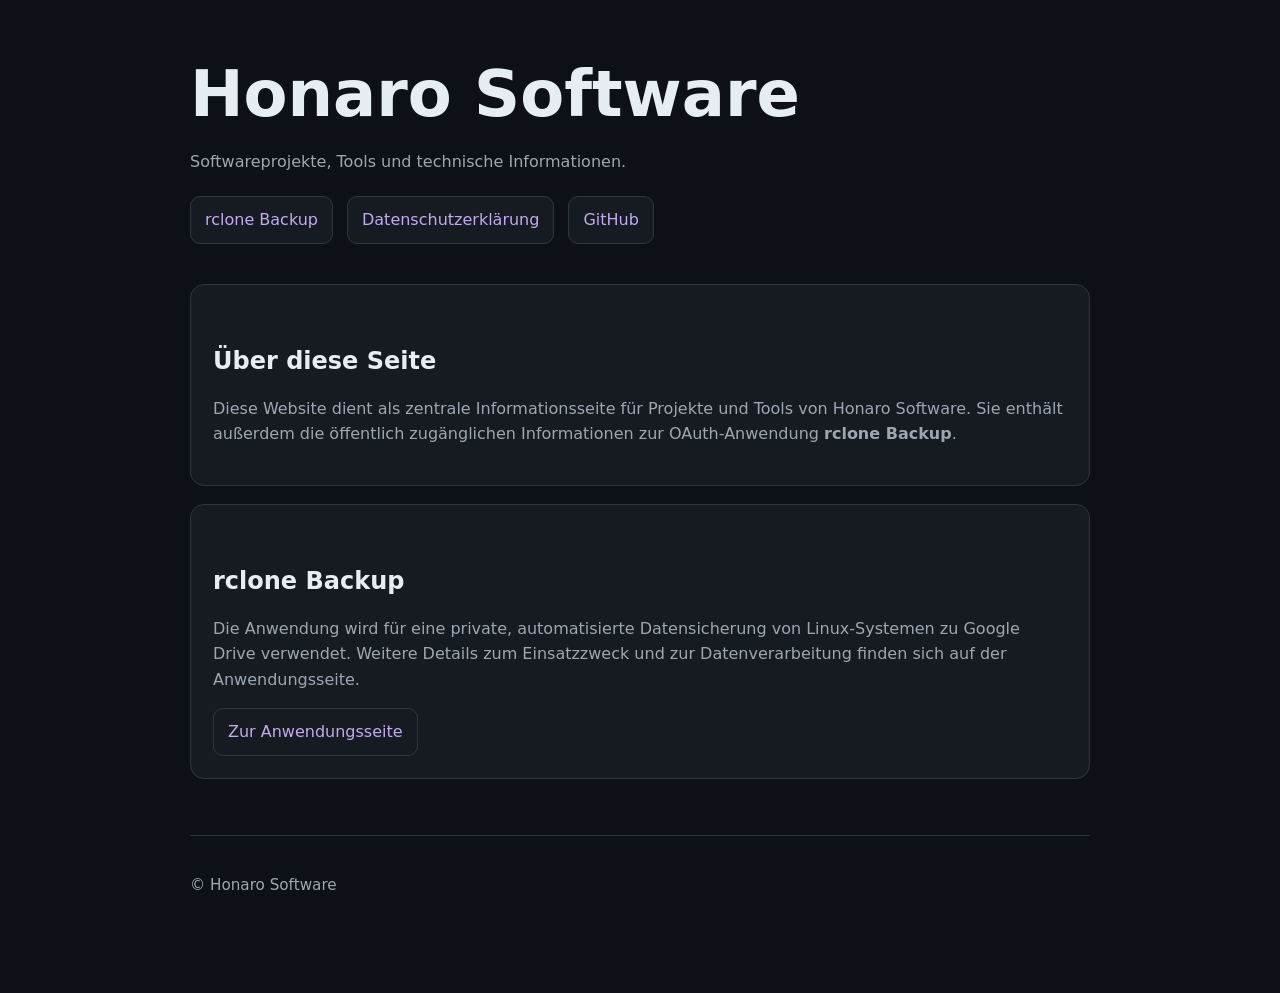
<file: index.html>
<!DOCTYPE html>
<html lang="de">
<head>
  <meta charset="UTF-8">
  <meta name="viewport" content="width=device-width, initial-scale=1.0">
  <meta name="description" content="Honaro Software – Softwareprojekte, Tools und technische Informationen.">
  <title>Honaro Software</title>
  <link rel="stylesheet" href="/style.css">
</head>
<body>
  <main>
    <header>
      <h1>Honaro Software</h1>
      <p>Softwareprojekte, Tools und technische Informationen.</p>
      <nav>
        <a href="/rclone-backup/">rclone Backup</a>
        <a href="/privacy/">Datenschutzerklärung</a>
        <a href="https://github.com/Honaro19">GitHub</a>
      </nav>
    </header>

    <section class="card">
      <h2>Über diese Seite</h2>
      <p>
        Diese Website dient als zentrale Informationsseite für Projekte und Tools von Honaro Software.
        Sie enthält außerdem die öffentlich zugänglichen Informationen zur OAuth-Anwendung
        <strong>rclone Backup</strong>.
      </p>
    </section>

    <section class="card">
      <h2>rclone Backup</h2>
      <p>
        Die Anwendung wird für eine private, automatisierte Datensicherung von Linux-Systemen
        zu Google Drive verwendet. Weitere Details zum Einsatzzweck und zur Datenverarbeitung
        finden sich auf der Anwendungsseite.
      </p>
      <a class="button" href="/rclone-backup/">Zur Anwendungsseite</a>
    </section>

    <footer>
      <p>© Honaro Software</p>
    </footer>
  </main>
</body>
</html>
</file>
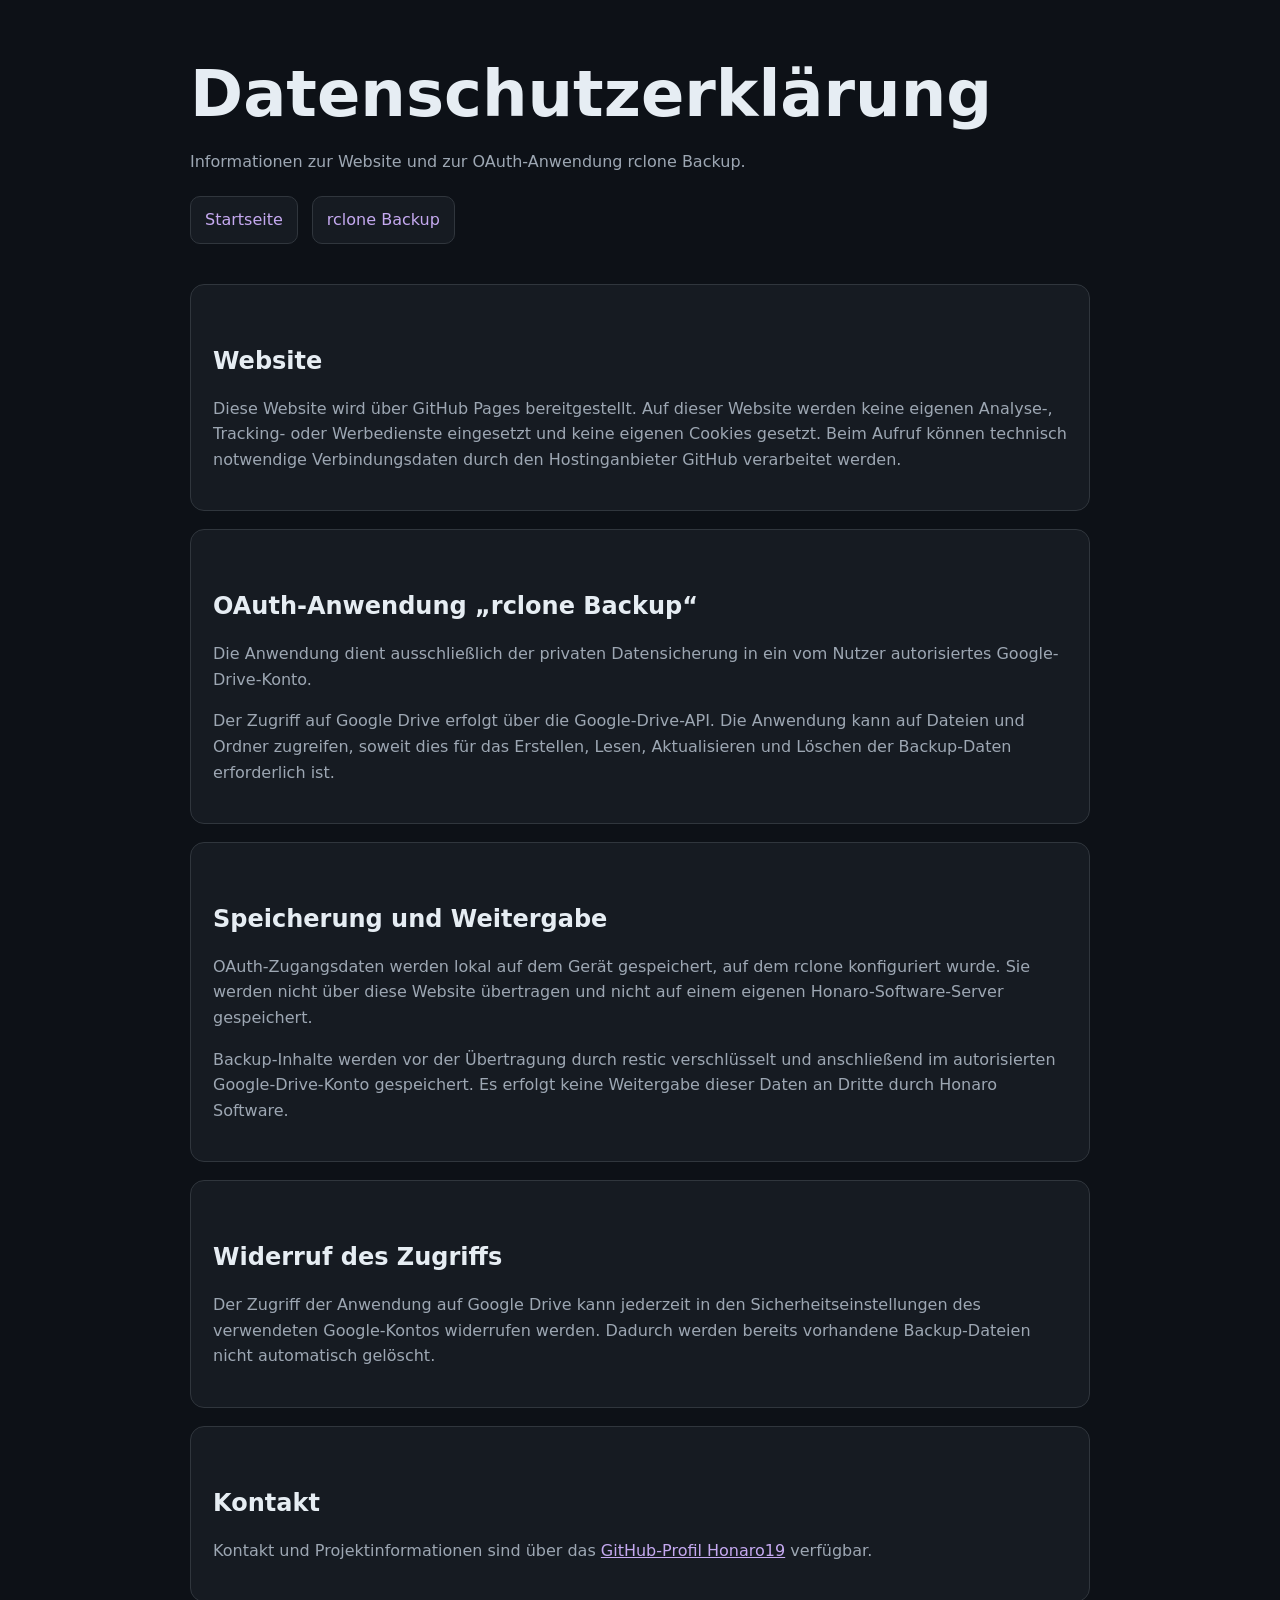
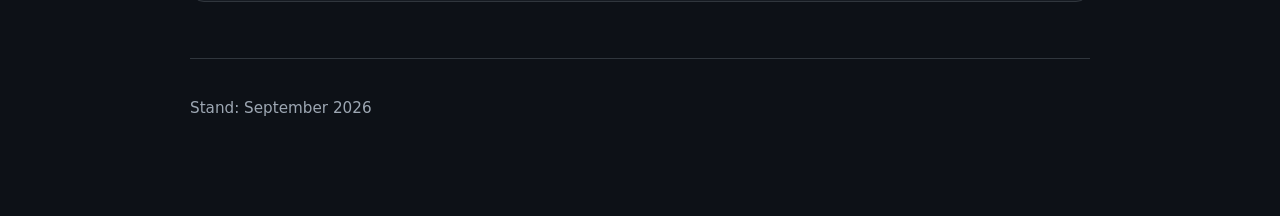
<file: privacy/index.html>
<!DOCTYPE html>
<html lang="de">
<head>
  <meta charset="UTF-8">
  <meta name="viewport" content="width=device-width, initial-scale=1.0">
  <meta name="description" content="Datenschutzerklärung von Honaro Software und der Anwendung rclone Backup.">
  <title>Datenschutzerklärung – Honaro Software</title>
  <link rel="stylesheet" href="/style.css">
</head>
<body>
  <main>
    <header>
      <h1>Datenschutzerklärung</h1>
      <p>Informationen zur Website und zur OAuth-Anwendung rclone Backup.</p>
      <nav>
        <a href="/">Startseite</a>
        <a href="/rclone-backup/">rclone Backup</a>
      </nav>
    </header>

    <section class="card">
      <h2>Website</h2>
      <p>
        Diese Website wird über GitHub Pages bereitgestellt. Auf dieser Website werden keine
        eigenen Analyse-, Tracking- oder Werbedienste eingesetzt und keine eigenen Cookies gesetzt.
        Beim Aufruf können technisch notwendige Verbindungsdaten durch den Hostinganbieter
        GitHub verarbeitet werden.
      </p>
    </section>

    <section class="card">
      <h2>OAuth-Anwendung „rclone Backup“</h2>
      <p>
        Die Anwendung dient ausschließlich der privaten Datensicherung in ein vom Nutzer
        autorisiertes Google-Drive-Konto.
      </p>
      <p>
        Der Zugriff auf Google Drive erfolgt über die Google-Drive-API. Die Anwendung kann auf
        Dateien und Ordner zugreifen, soweit dies für das Erstellen, Lesen, Aktualisieren und
        Löschen der Backup-Daten erforderlich ist.
      </p>
    </section>

    <section class="card">
      <h2>Speicherung und Weitergabe</h2>
      <p>
        OAuth-Zugangsdaten werden lokal auf dem Gerät gespeichert, auf dem rclone konfiguriert
        wurde. Sie werden nicht über diese Website übertragen und nicht auf einem eigenen
        Honaro-Software-Server gespeichert.
      </p>
      <p>
        Backup-Inhalte werden vor der Übertragung durch restic verschlüsselt und anschließend im
        autorisierten Google-Drive-Konto gespeichert. Es erfolgt keine Weitergabe dieser Daten an
        Dritte durch Honaro Software.
      </p>
    </section>

    <section class="card">
      <h2>Widerruf des Zugriffs</h2>
      <p>
        Der Zugriff der Anwendung auf Google Drive kann jederzeit in den Sicherheitseinstellungen
        des verwendeten Google-Kontos widerrufen werden. Dadurch werden bereits vorhandene
        Backup-Dateien nicht automatisch gelöscht.
      </p>
    </section>

    <section class="card">
      <h2>Kontakt</h2>
      <p>
        Kontakt und Projektinformationen sind über das
        <a href="https://github.com/Honaro19">GitHub-Profil Honaro19</a> verfügbar.
      </p>
    </section>

    <footer>
      <p>Stand: September 2026</p>
    </footer>
  </main>
</body>
</html>
</file>
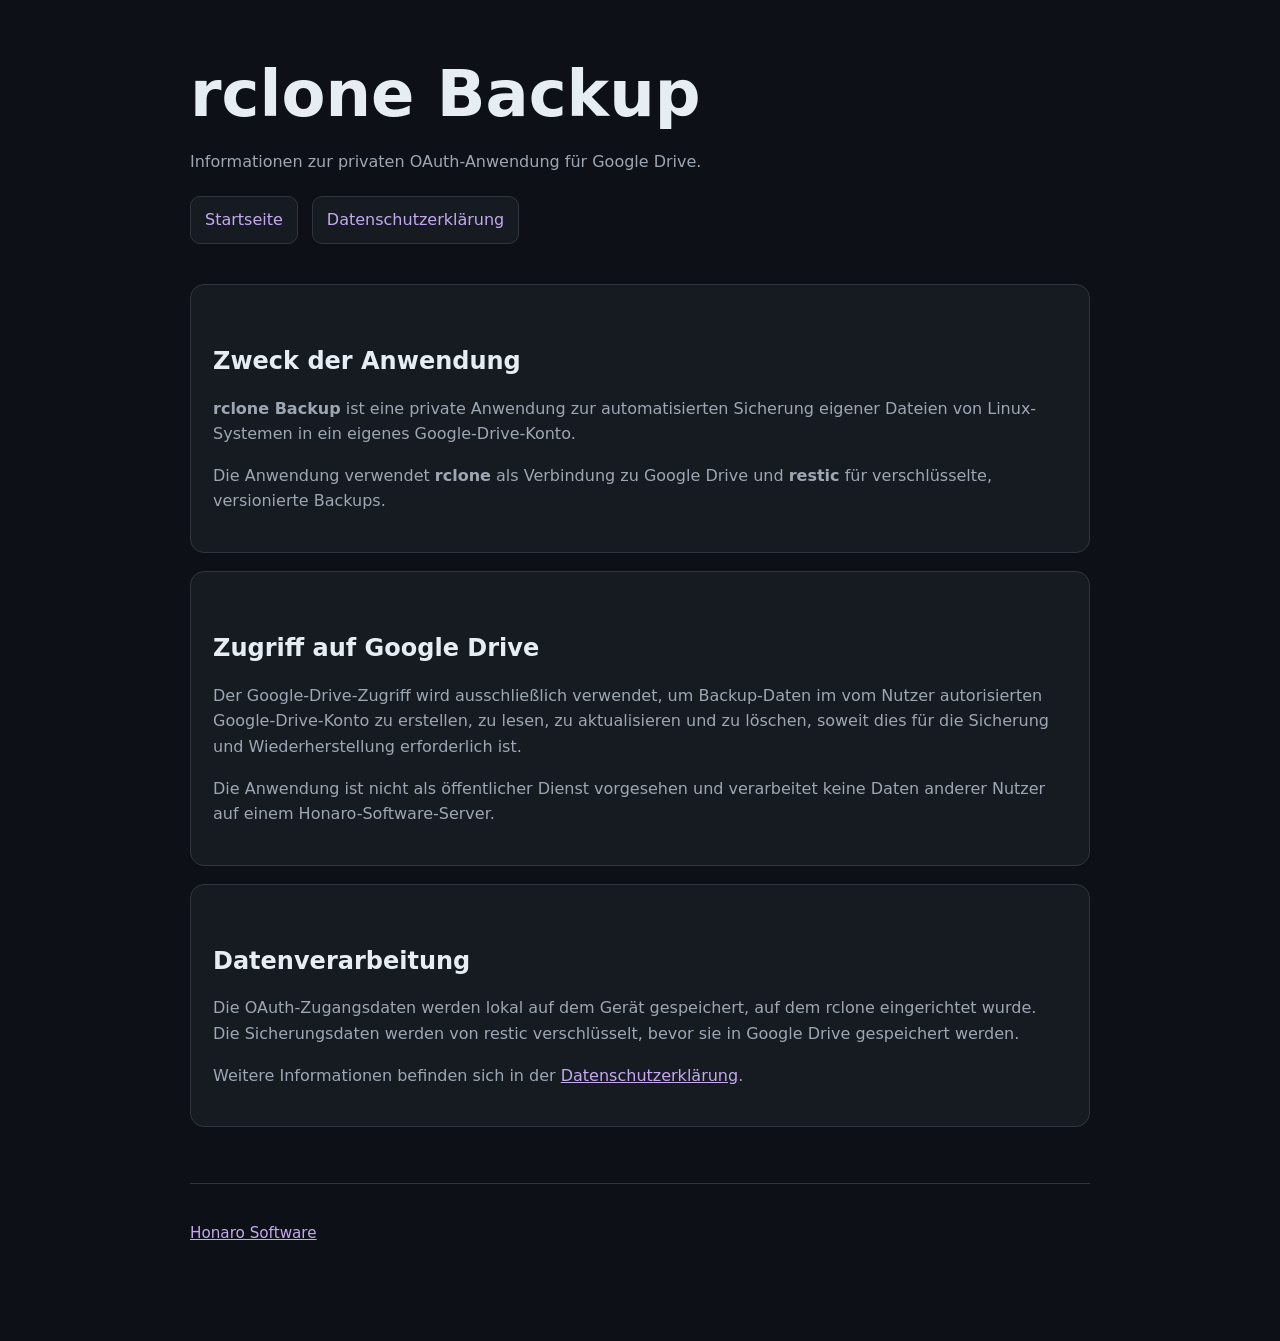
<file: rclone-backup/index.html>
<!DOCTYPE html>
<html lang="de">
<head>
  <meta charset="UTF-8">
  <meta name="viewport" content="width=device-width, initial-scale=1.0">
  <meta name="description" content="Informationen zur OAuth-Anwendung rclone Backup.">
  <title>rclone Backup – Honaro Software</title>
  <link rel="stylesheet" href="/style.css">
</head>
<body>
  <main>
    <header>
      <h1>rclone Backup</h1>
      <p>Informationen zur privaten OAuth-Anwendung für Google Drive.</p>
      <nav>
        <a href="/">Startseite</a>
        <a href="/privacy/">Datenschutzerklärung</a>
      </nav>
    </header>

    <section class="card">
      <h2>Zweck der Anwendung</h2>
      <p>
        <strong>rclone Backup</strong> ist eine private Anwendung zur automatisierten Sicherung
        eigener Dateien von Linux-Systemen in ein eigenes Google-Drive-Konto.
      </p>
      <p>
        Die Anwendung verwendet <strong>rclone</strong> als Verbindung zu Google Drive und
        <strong>restic</strong> für verschlüsselte, versionierte Backups.
      </p>
    </section>

    <section class="card">
      <h2>Zugriff auf Google Drive</h2>
      <p>
        Der Google-Drive-Zugriff wird ausschließlich verwendet, um Backup-Daten im vom Nutzer
        autorisierten Google-Drive-Konto zu erstellen, zu lesen, zu aktualisieren und zu löschen,
        soweit dies für die Sicherung und Wiederherstellung erforderlich ist.
      </p>
      <p>
        Die Anwendung ist nicht als öffentlicher Dienst vorgesehen und verarbeitet keine Daten
        anderer Nutzer auf einem Honaro-Software-Server.
      </p>
    </section>

    <section class="card">
      <h2>Datenverarbeitung</h2>
      <p>
        Die OAuth-Zugangsdaten werden lokal auf dem Gerät gespeichert, auf dem rclone eingerichtet
        wurde. Die Sicherungsdaten werden von restic verschlüsselt, bevor sie in Google Drive
        gespeichert werden.
      </p>
      <p>
        Weitere Informationen befinden sich in der
        <a href="/privacy/">Datenschutzerklärung</a>.
      </p>
    </section>

    <footer>
      <p><a href="/">Honaro Software</a></p>
    </footer>
  </main>
</body>
</html>
</file>
<file: style.css>
:root {
  color-scheme: dark;
  --bg: #0d1117;
  --panel: #161b22;
  --border: #30363d;
  --text: #e6edf3;
  --muted: #9da7b3;
  --accent: #a98adf;
  --accent-strong: #c5a9f0;
}

* { box-sizing: border-box; }

body {
  margin: 0;
  font-family: system-ui, -apple-system, BlinkMacSystemFont, "Segoe UI", sans-serif;
  background: var(--bg);
  color: var(--text);
  line-height: 1.6;
}

main {
  width: min(900px, calc(100% - 32px));
  margin: 0 auto;
  padding: 56px 0 80px;
}

header {
  margin-bottom: 40px;
}

h1, h2 {
  line-height: 1.2;
}

h1 {
  font-size: clamp(2.2rem, 7vw, 4rem);
  margin: 0 0 12px;
}

h2 {
  margin-top: 40px;
}

p, li {
  color: var(--muted);
}

a {
  color: var(--accent-strong);
}

nav {
  display: flex;
  flex-wrap: wrap;
  gap: 14px;
  margin-top: 22px;
}

nav a, .button {
  display: inline-block;
  padding: 10px 14px;
  border: 1px solid var(--border);
  border-radius: 10px;
  background: var(--panel);
  text-decoration: none;
}

.card {
  padding: 22px;
  margin: 18px 0;
  border: 1px solid var(--border);
  border-radius: 14px;
  background: var(--panel);
}

code {
  background: #21262d;
  border-radius: 6px;
  padding: 2px 6px;
  color: var(--text);
}

footer {
  margin-top: 56px;
  padding-top: 22px;
  border-top: 1px solid var(--border);
  color: var(--muted);
  font-size: 0.95rem;
}
</file>
